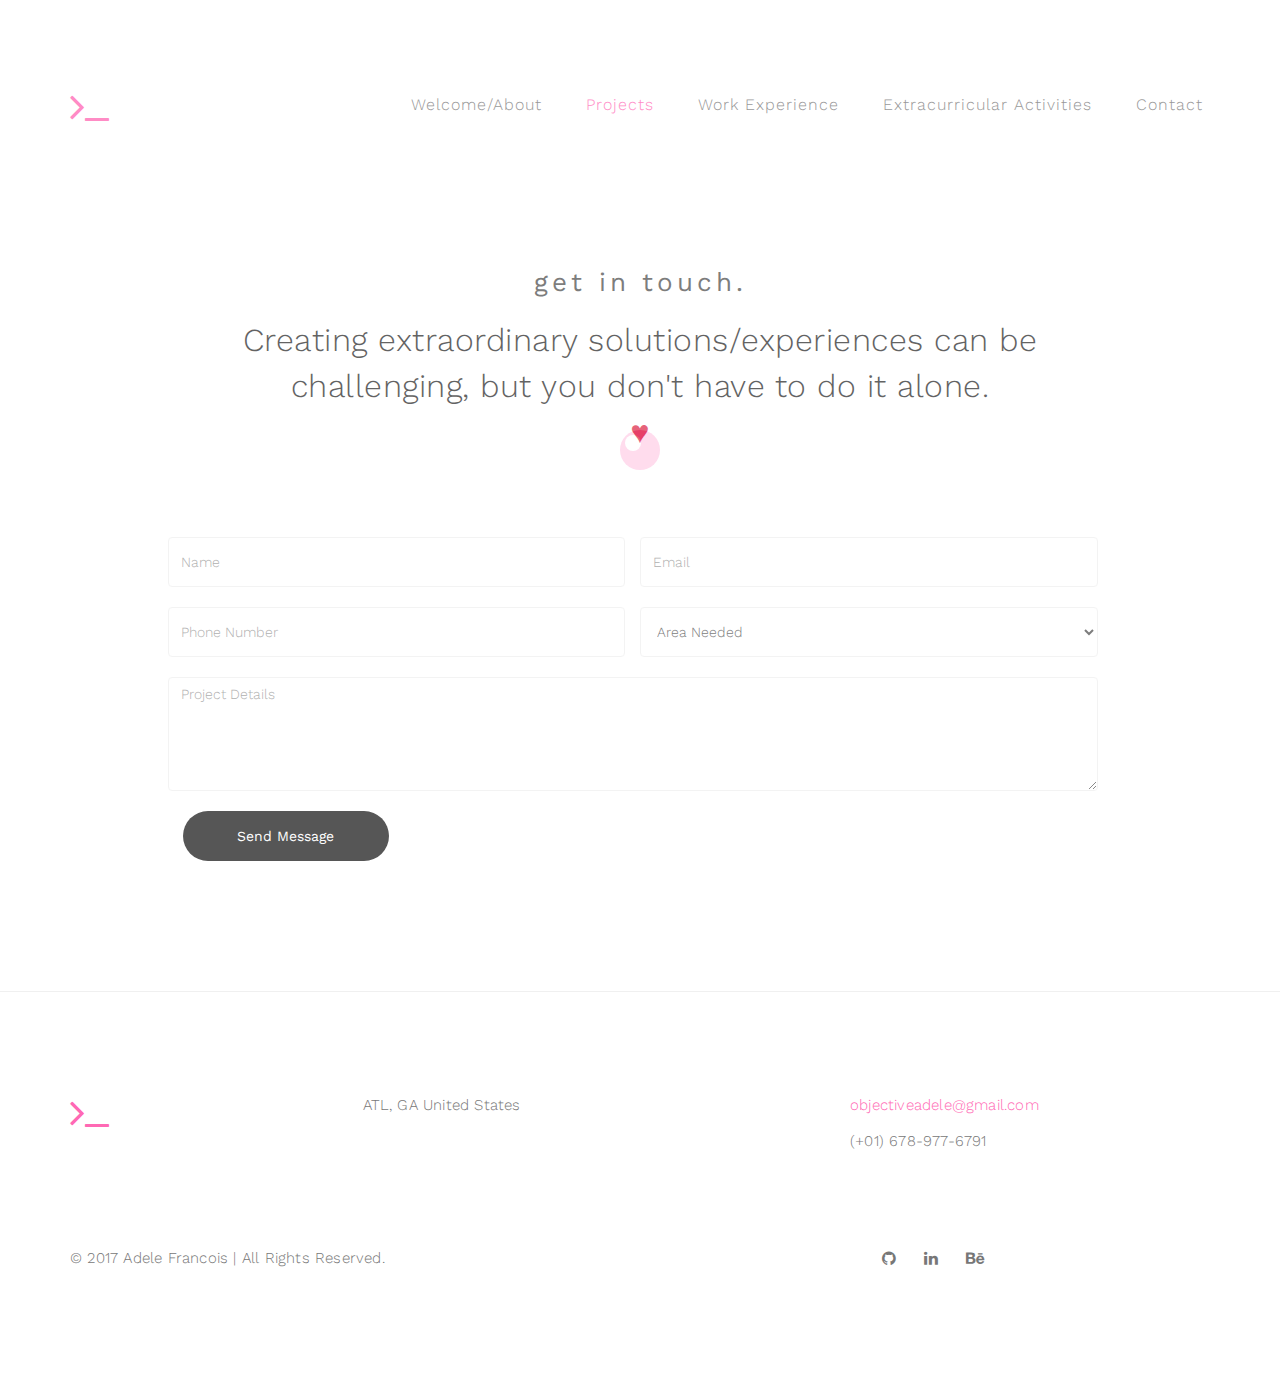
<file: eportfolio/contact.html>
<!DOCTYPE html>
<html lang="en">
<head>

<meta charset="UTF-8">
<meta http-equiv="X-UA-Compatible" content="IE=Edge">
<meta name="description" content="">
<meta name="keywords" content="">
<meta name="author" content="">
<meta name="viewport" content="width=device-width, initial-scale=1, maximum-scale=1">

<title>A.|Contact</title>

<link rel="stylesheet" href="css/bootstrap.min.css">
<link rel="stylesheet" href="css/font-awesome.min.css">

<!-- Main css -->
<link rel="stylesheet" href="css/style.css">
<link href="https://fonts.googleapis.com/css?family=Work+Sans:300,400,700" rel="stylesheet">

</head>
<body>

<!-- PRE LOADER -->

<div class="preloader">
     <div class="sk-spinner sk-spinner-wordpress">
          <span class="sk-inner-circle"></span>
     </div>
</div>

<!-- Navigation section  -->

<div class="navbar navbar-default navbar-static-top" role="navigation">
     <div class="container">

          <div class="navbar-header">
               <button class="navbar-toggle" data-toggle="collapse" data-target=".navbar-collapse">
                    <span class="icon icon-bar"></span>
                    <span class="icon icon-bar"></span>
                    <span class="icon icon-bar"></span>
               </button>
               <a href="index.html" class="navbar-brand"><i class="fa fa-terminal"></i></a>
          </div>
          <div class="collapse navbar-collapse">
               <ul class="nav navbar-nav navbar-right">
                    <li><a href="welcome.html">Welcome/About</a></li>
                    <li class="active"><a href="index.html">Projects</a></li>
                    <li><a href="work.html">Work Experience</a></li>
                    <li><a href="extra.html">Extracurricular Activities</a></li>
                    <li><a href="contact.html">Contact</a></li>
               </ul>
          </div>

  </div>
</div>


<!-- Contact Section -->

<section id="contact">
     <div class="container">
          <div class="row">

               <div class="col-md-offset-1 col-md-10 col-sm-12">
                    <div class="section-title">
                         <h3>get in touch.</h3>
                         <h2>Creating extraordinary solutions/experiences can be challenging, but you don't have to do it alone.<br><span style="color: #df3351">&hearts;</span></p></h2>
                    </div>

                    <form action="#" method="post">
                         <div class="col-md-6 col-sm-6">
                              <input type="text" class="form-control" placeholder="Name">
                         </div>
                         <div class="col-md-6 col-sm-6">
                              <input type="email" class="form-control" placeholder="Email">
                         </div>
                         <div class="col-md-6 col-sm-6">
                              <input type="telephone" class="form-control" placeholder="Phone Number">
                         </div>
                         <div class="col-md-6 col-sm-6">
                              <select class="form-control">
                                   <option>Area Needed</option>
                                   <option>UX/UI Design/Consulation</option>
                                   <option>Web Design/Consulation</option>
                                   <option>Java Development</option>
                              </select>
                         </div>
                         <div class="col-md-12 col-sm-12"> 
                              <textarea class="form-control" rows="5" placeholder="Project Details"></textarea>
                         </div>
                         <div class="col-md-3 col-sm-4">
                              <input type="submit" class="form-control" value="Send Message">
                         </div>
                    </form>
               </div>

          </div>
     </div>
</section>

<!-- Footer Section -->

<footer>
     <div class="container">
          <div class="row">

               <div class="col-md-3 col-sm-3">
                    <i class="fa fa-terminal"></i>
               </div>

               <div class="col-md-4 col-sm-4">
                    <p>ATL, GA United States</p>
               </div>

              <div class="col-md-offset-1 col-md-4 col-sm-offset-1 col-sm-3">
                    <p><a href="mailto:youremail@gmail.com">objectiveadele@gmail.com</a></p>
                    <p>(+01) 678-977-6791 </p>
               </div>

               <div class="clearfix col-md-12 col-sm-12">
                    <hr>
               </div>

               <div class="col-md-6 col-sm-6">
                    <div class="footer-copyright">
                         <p>© 2017 Adele Francois | All Rights Reserved.</p>
                    </div>
               </div>

               <div class="col-md-6 col-sm-6">
                    <ul class="social-icon">
                         <li><a href="https://github.com/skyyfall007" class="fa fa-github"></a></li>
                         <li><a href="https://www.linkedin.com/in/adelefrancois/" class="fa fa-linkedin"></a></li>
                         <li><a href="https://www.behance.net/afrancois51f0" class="fa fa-behance"></a></li>
                    </ul>
               </div>
               
          </div>
     </div>
</footer>


<!-- SCRIPTS -->

<script src="js/jquery.js"></script>
<script src="js/bootstrap.min.js"></script>
<script src="js/custom.js"></script>

</body>
</html>
</file>
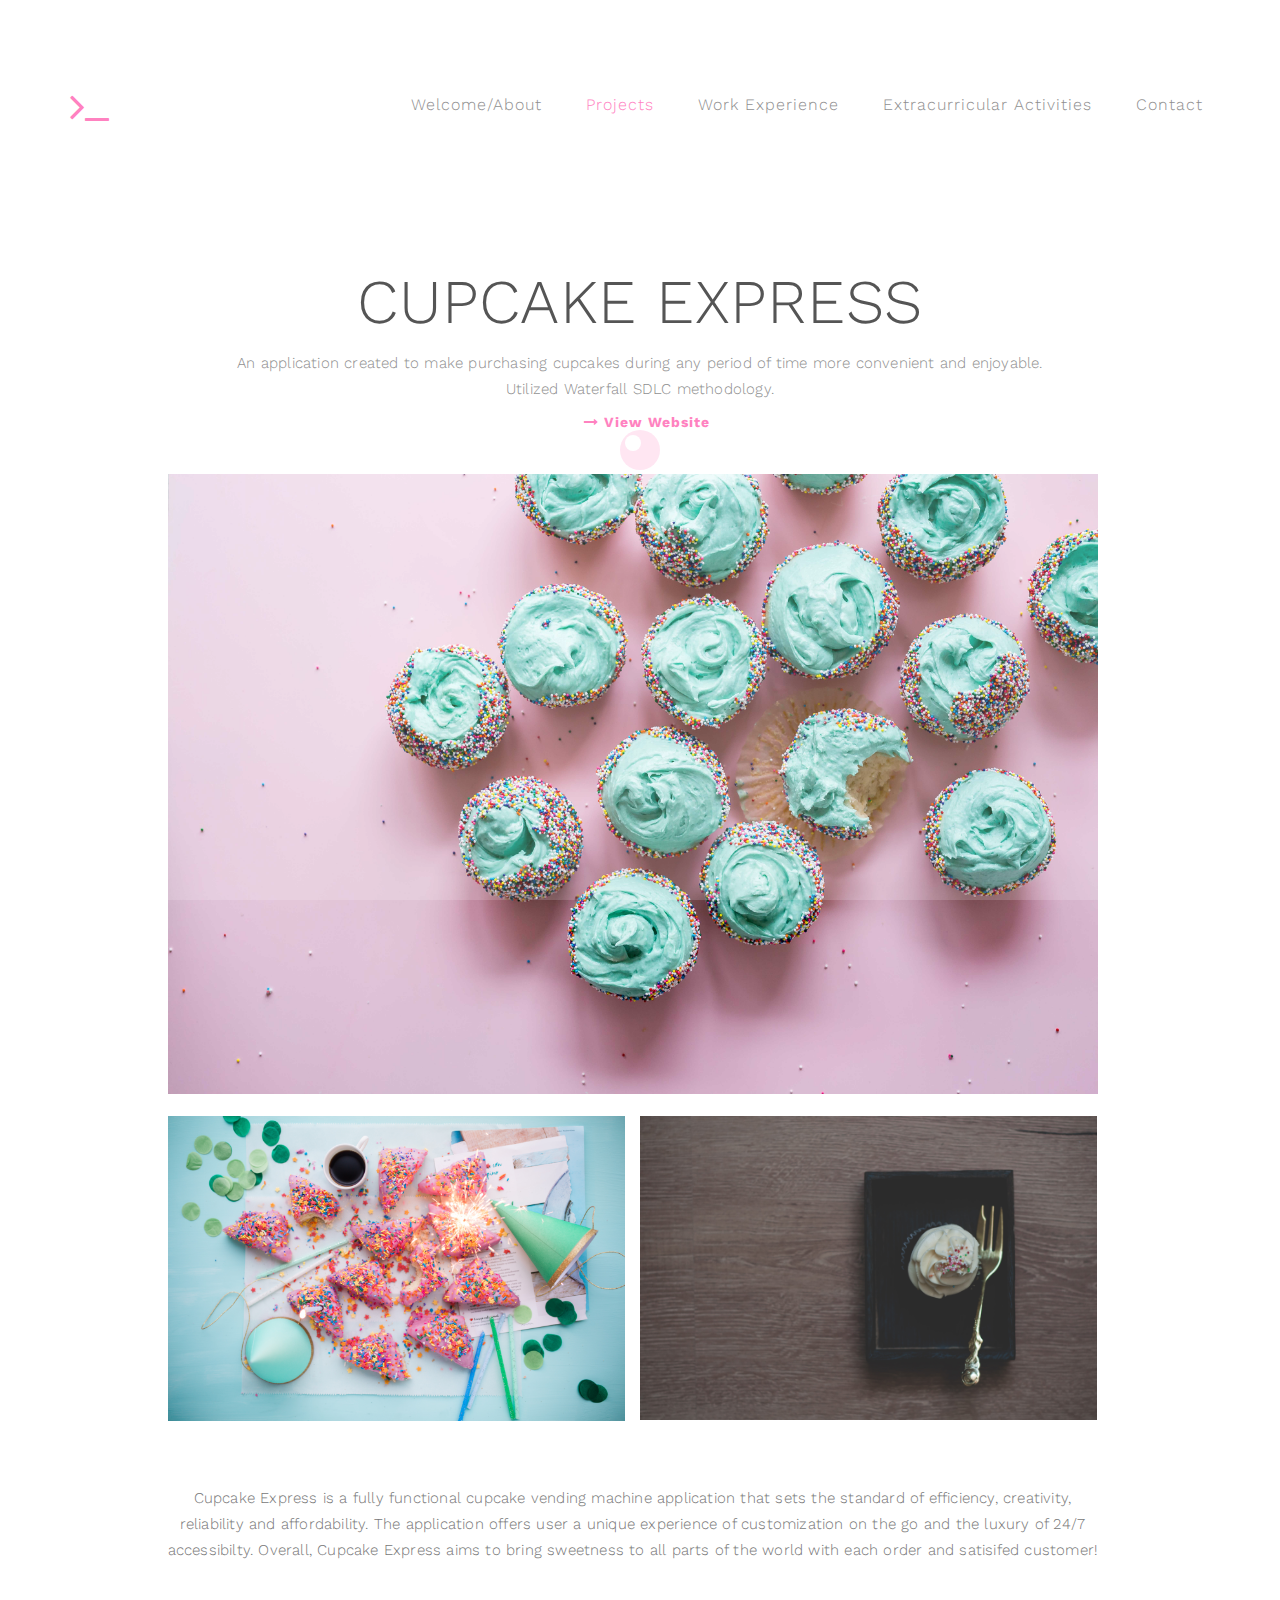
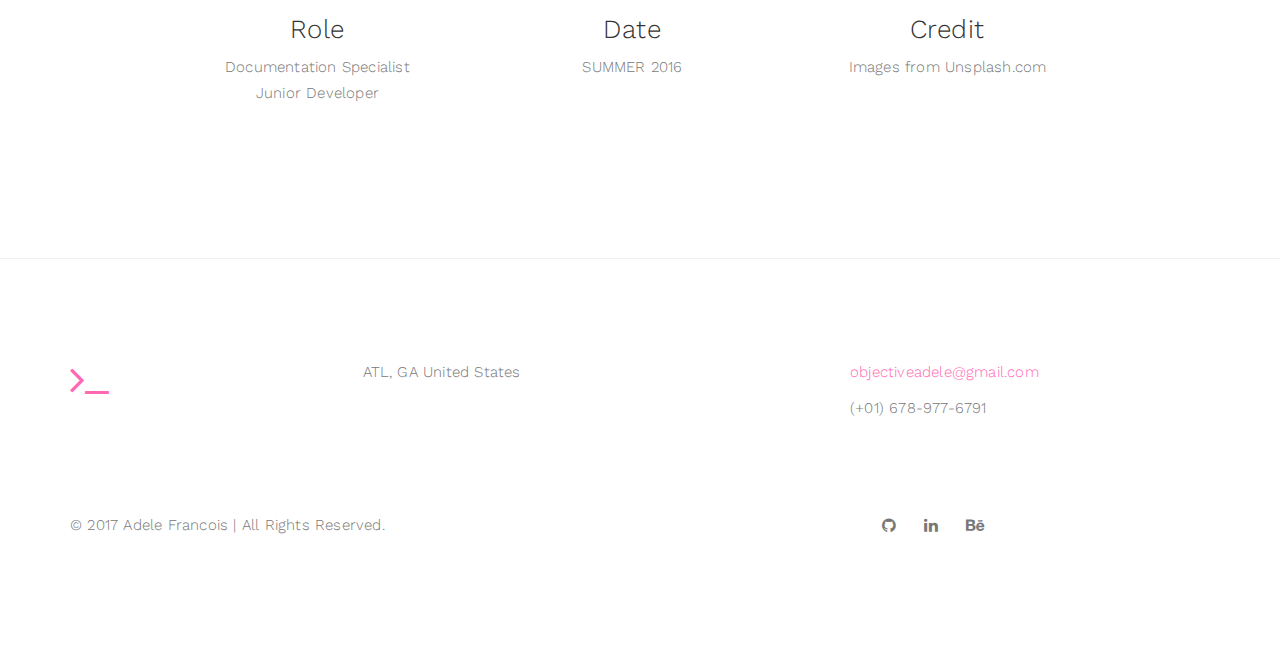
<file: eportfolio/cupcake.html>
<!DOCTYPE html>
<html lang="en">
<head>

<meta charset="UTF-8">
<meta http-equiv="X-UA-Compatible" content="IE=Edge">
<meta name="description" content="">
<meta name="keywords" content="">
<meta name="author" content="">
<meta name="viewport" content="width=device-width, initial-scale=1, maximum-scale=1">

<title>Cupcake Express</title>

<link rel="stylesheet" href="css/bootstrap.min.css">
<link rel="stylesheet" href="css/font-awesome.min.css">

<!-- Main css -->
<link rel="stylesheet" href="css/style.css">
<link href="https://fonts.googleapis.com/css?family=Work+Sans:300,400,700" rel="stylesheet">

</head>
<body>

<!-- PRE LOADER -->

<div class="preloader">
     <div class="sk-spinner sk-spinner-wordpress">
          <span class="sk-inner-circle"></span>
     </div>
</div>

<!-- Navigation section  -->

<div class="navbar navbar-default navbar-static-top" role="navigation">
     <div class="container">

          <div class="navbar-header">
               <button class="navbar-toggle" data-toggle="collapse" data-target=".navbar-collapse">
                    <span class="icon icon-bar"></span>
                    <span class="icon icon-bar"></span>
                    <span class="icon icon-bar"></span>
               </button>
               <a href="index.html" class="navbar-brand"><i class="fa fa-terminal"></i></a>
          </div>
         <div class="collapse navbar-collapse">
               <ul class="nav navbar-nav navbar-right">
                    <li><a href="welcome.html">Welcome/About</a></li>
                    <li class="active"><a href="index.html">Projects</a></li>
                    <li><a href="work.html">Work Experience</a></li>
                    <li><a href="extra.html">Extracurricular Activities</a></li>
                    <li><a href="contact.html">Contact</a></li>
               </ul>
          </div>

  </div>
</div>


<!-- Single Project Section -->

<section id="single-project">
     <div class="container">
          <div class="row">

               <div class="col-md-offset-1 col-md-10 col-sm-12">
                    <h1>CUPCAKE EXPRESS</h1>
                    <p>An application created to make purchasing cupcakes during any period of time more convenient and enjoyable.<br> Utilized Waterfall SDLC methodology.</p>
                    <a href="https://github.com/skyyfall007/CupcakeExpress"><i class="fa fa-long-arrow-right"></i> View Website</a>

                    <div class="col-md-12 col-sm-12">
                         <img src="images/cupcake.jpg" class="img-responsive" alt="Portfolio">
                    </div>

                    <div class="col-md-6 col-sm-6">
                         <img src="images/cupcake2.jpg" class="img-responsive" alt="Portfolio">
                    </div>

                    <div class="col-md-6 col-sm-6">
                         <img src="images/cupcake3.jpg" class="img-responsive" alt="Portfolio">
                    </div>

                    <div class="col-md-12 col-sm-12 text-center">
                         <p>Cupcake Express is a fully functional cupcake vending machine application that sets the standard of efficiency, creativity, reliability and affordability. The application offers user a unique experience of customization on the go and the luxury of 24/7 accessibilty. Overall, Cupcake Express aims to bring sweetness to all parts of the world with each order and satisifed customer!</p>
                         
                    </div>

                    <div class="col-md-4 col-sm-4">
                         <h3>Role</h3>
                         <p>Documentation Specialist<br>Junior Developer</p>
                    </div>

                    <div class="col-md-4 col-sm-4">
                         <h3>Date</h3>
                         <p>SUMMER 2016</p>
                    </div>

                    <div class="col-md-4 col-sm-4">
                         <h3>Credit</h3>
                         <p>Images from Unsplash.com</p>
                    </div>
               </div>

          </div>
     </div>
</section>

<!-- Footer Section -->

<footer>
     <div class="container">
          <div class="row">

      
               <div class="col-md-3 col-sm-3">
                    <i class="fa fa-terminal"></i>
               </div>

               <div class="col-md-4 col-sm-4">
                    <p>ATL, GA United States</p>
               </div>

               <div class="col-md-offset-1 col-md-4 col-sm-offset-1 col-sm-3">
                    <p><a href="mailto:youremail@gmail.com">objectiveadele@gmail.com</a></p>
                     <p>(+01) 678-977-6791 </p>
               </div>

               <div class="clearfix col-md-12 col-sm-12">
                    <hr>
               </div>

               <div class="col-md-6 col-sm-6">
                    <div class="footer-copyright">
                         <p>© 2017 Adele Francois | All Rights Reserved.</p>
                    </div>
               </div>

              <div class="col-md-6 col-sm-6">
                    <ul class="social-icon">
                         <li><a href="https://github.com/skyyfall007" class="fa fa-github"></a></li>
                         <li><a href="https://www.linkedin.com/in/adelefrancois/" class="fa fa-linkedin"></a></li>
                         <li><a href="https://www.behance.net/afrancois51f0" class="fa fa-behance"></a></li>
                    </ul>
               </div>
               
          </div>
     </div>
</footer>


<!-- SCRIPTS -->

<script src="js/jquery.js"></script>
<script src="js/bootstrap.min.js"></script>
<script src="js/custom.js"></script>

</body>
</html>
</file>
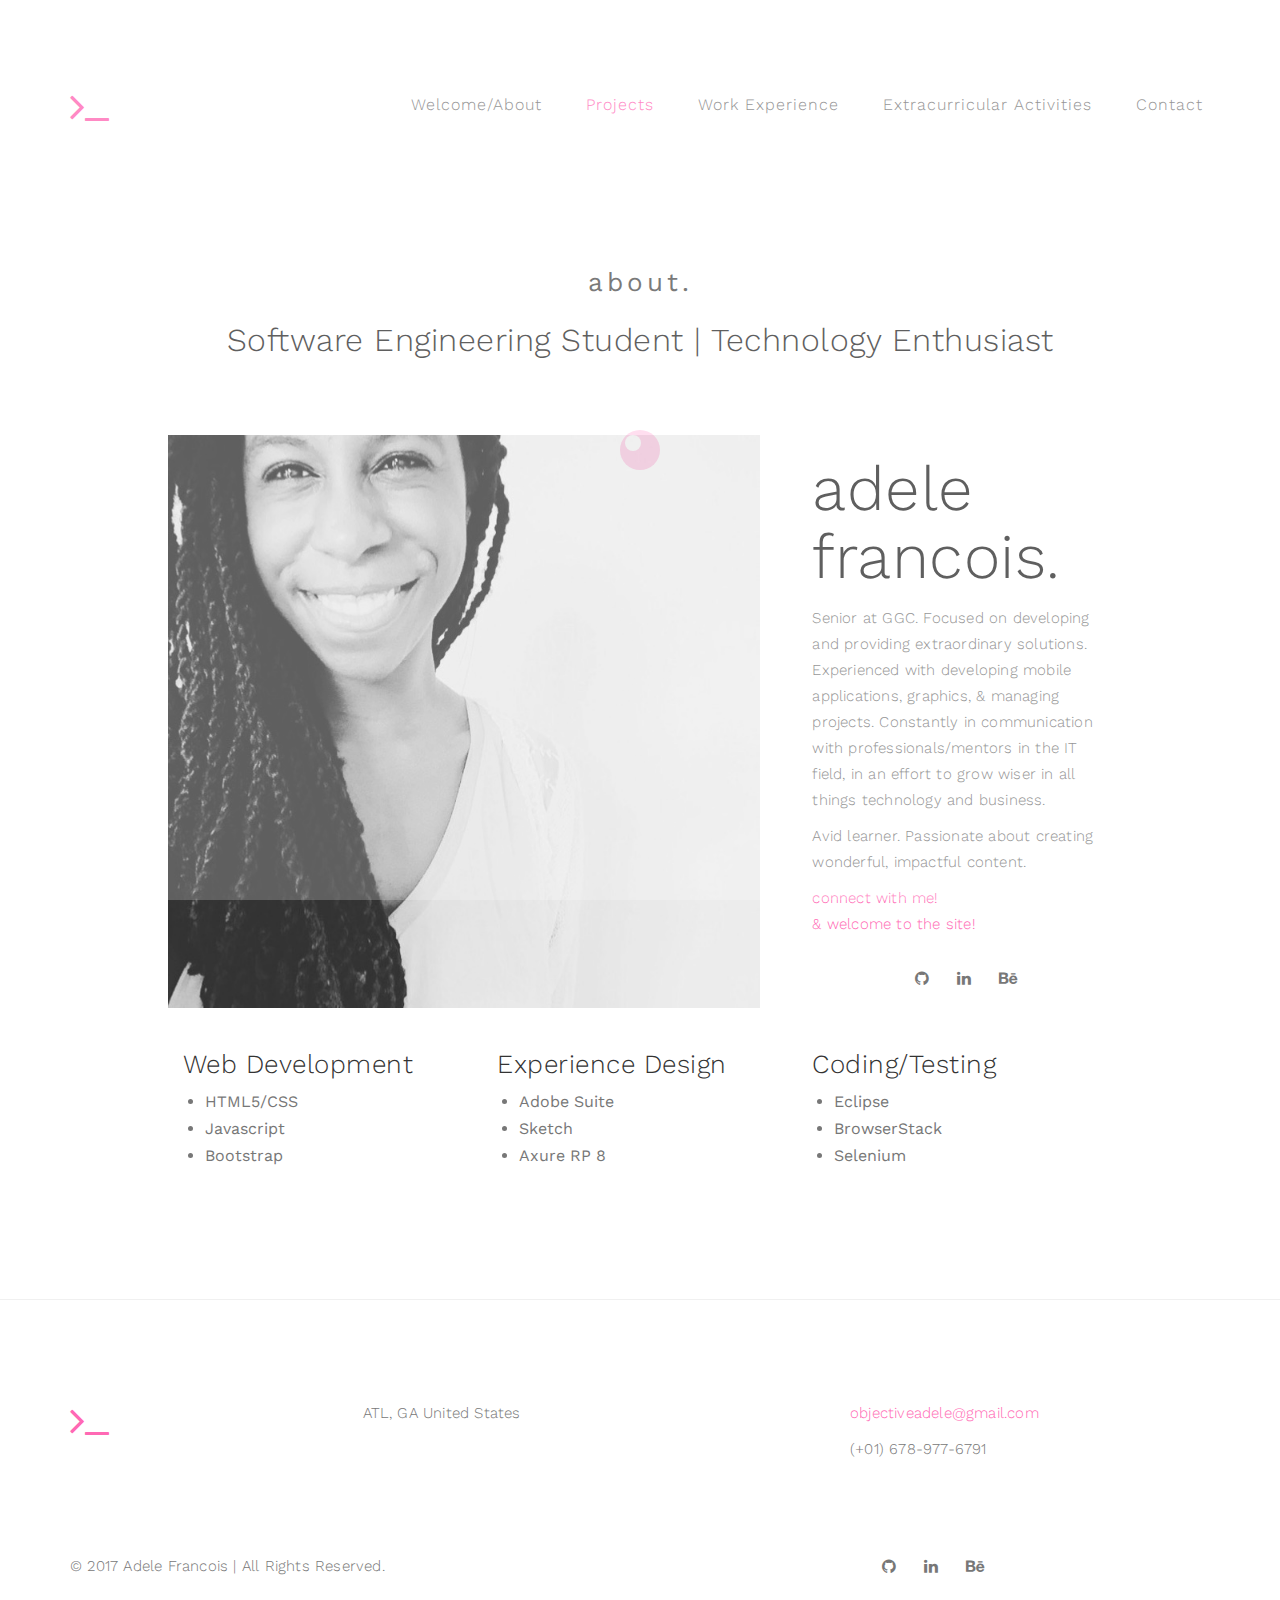
<file: eportfolio/welcome.html>
<!DOCTYPE html>
<html lang="en">
<head>

<meta charset="UTF-8">
<meta http-equiv="X-UA-Compatible" content="IE=Edge">
<meta name="description" content="">
<meta name="keywords" content="">
<meta name="author" content="">
<meta name="viewport" content="width=device-width, initial-scale=1, maximum-scale=1">

<title>A.|Welcome/About</title>

<link rel="stylesheet" href="css/bootstrap.min.css">
<link rel="stylesheet" href="css/font-awesome.min.css">

<!-- Main css -->
<link rel="stylesheet" href="css/style.css">
<link href="https://fonts.googleapis.com/css?family=Work+Sans:300,400,700" rel="stylesheet">

</head>
<body>

<!-- PRE LOADER -->

<div class="preloader">
     <div class="sk-spinner sk-spinner-wordpress">
          <span class="sk-inner-circle"></span>
     </div>
</div>

<!-- Navigation section  -->

<div class="navbar navbar-default navbar-static-top" role="navigation">
     <div class="container">

          <div class="navbar-header">
               <button class="navbar-toggle" data-toggle="collapse" data-target=".navbar-collapse">
                    <span class="icon icon-bar"></span>
                    <span class="icon icon-bar"></span>
                    <span class="icon icon-bar"></span>
               </button>
               <a href="index.html" class="navbar-brand"><i class="fa fa-terminal"></i></a>
          </div>
          <div class="collapse navbar-collapse">
               <ul class="nav navbar-nav navbar-right">
                    <li><a href="welcome.html">Welcome/About</a></li>
                    <li class="active"><a href="index.html">Projects</a></li>
                    <li><a href="work.html">Work Experience</a></li>
                    <li><a href="extra.html">Extracurricular Activities</a></li>
                    <li><a href="contact.html">Contact</a></li>
               </ul>
          </div>

  </div>
</div>


<!-- About Section -->

<section id="about">
     <div class="container">
          <div class="row">

               <div class="col-md-offset-1 col-md-10 col-sm-12">
                    <div class="section-title">
                         <h3>about.</h3>
                         <h2>Software Engineering Student | Technology Enthusiast
                         </h2>
                    </div>

                    <div class="col-md-8 col-sm-12">
                         <img src="images/bio.jpg" class="img-responsive" alt="About">
                    </div>

                    <div class="col-md-4 col-sm-12">
                         <h1>adele francois.</h1>
                         <p>Senior at GGC. Focused on developing and providing extraordinary solutions. Experienced with developing mobile applications, graphics, & managing projects.
                         Constantly in communication with professionals/mentors in the IT field, in an effort to grow wiser in all things technology and business.</p>
                         <p>Avid learner. Passionate about creating wonderful, impactful content.</p>
                         <p> <font color=#ff69b4>connect with me!<br>& welcome to the site!</font> <ul class="social-icon">
                         <li><a href="https://github.com/skyyfall007" class="fa fa-github"></a></li>
                         <li><a href="https://www.linkedin.com/in/adelefrancois/" class="fa fa-linkedin"></a></li>
                         <li><a href="https://www.behance.net/afrancois51f0" class="fa fa-behance"></a></li>
                    </ul> </p>
                    </div>

                    <div class="clearfix"></div>

                    

                    <div class="col-md-4 col-sm-6">
                         <h3>Web Development</h3>
                         <ul>
                              <li>HTML5/CSS</li>
                              <li>Javascript</li>
                              <li>Bootstrap</li>
                         </ul>
                    </div>

                    <div class="col-md-4 col-sm-6">
                         <h3>Experience Design</h3>
                         <ul>
                              <li>Adobe Suite</li>
                              <li>Sketch</li>
                              <li>Axure RP 8</li>
                         </ul>
                    </div>

                    <div class="col-md-4 col-sm-6">
                         <h3>Coding/Testing</h3>
                         <ul>
                              <li>Eclipse</li>
                              <li>BrowserStack</li>
                              <li>Selenium</li>
                         </ul>
                    </div>
               </div>

          </div>
     </div>
</section>

<!-- Footer Section -->

<footer>
     <div class="container">
          <div class="row">

               <div class="col-md-3 col-sm-3">
                    <i class="fa fa-terminal"></i>
               </div>

               <div class="col-md-4 col-sm-4">
                    <p>ATL, GA United States</p>
               </div>

               <div class="col-md-offset-1 col-md-4 col-sm-offset-1 col-sm-3">
                    <p><a href="mailto:youremail@gmail.com">objectiveadele@gmail.com</a></p>
                     <p>(+01) 678-977-6791 </p>
               </div>

               <div class="clearfix col-md-12 col-sm-12">
                    <hr>
               </div>

               <div class="col-md-6 col-sm-6">
                    <div class="footer-copyright">
                         <p>© 2017 Adele Francois | All Rights Reserved.</p>
                    </div>
               </div>

              <div class="col-md-6 col-sm-6">
                    <ul class="social-icon">
                         <li><a href="https://github.com/skyyfall007" class="fa fa-github"></a></li>
                         <li><a href="https://www.linkedin.com/in/adelefrancois/" class="fa fa-linkedin"></a></li>
                         <li><a href="https://www.behance.net/afrancois51f0" class="fa fa-behance"></a></li>
                    </ul>
               </div>
               
          </div>
     </div>
</footer>


<!-- SCRIPTS -->

<script src="js/jquery.js"></script>
<script src="js/bootstrap.min.js"></script>
<script src="js/custom.js"></script>

</body>
</html>
</file>
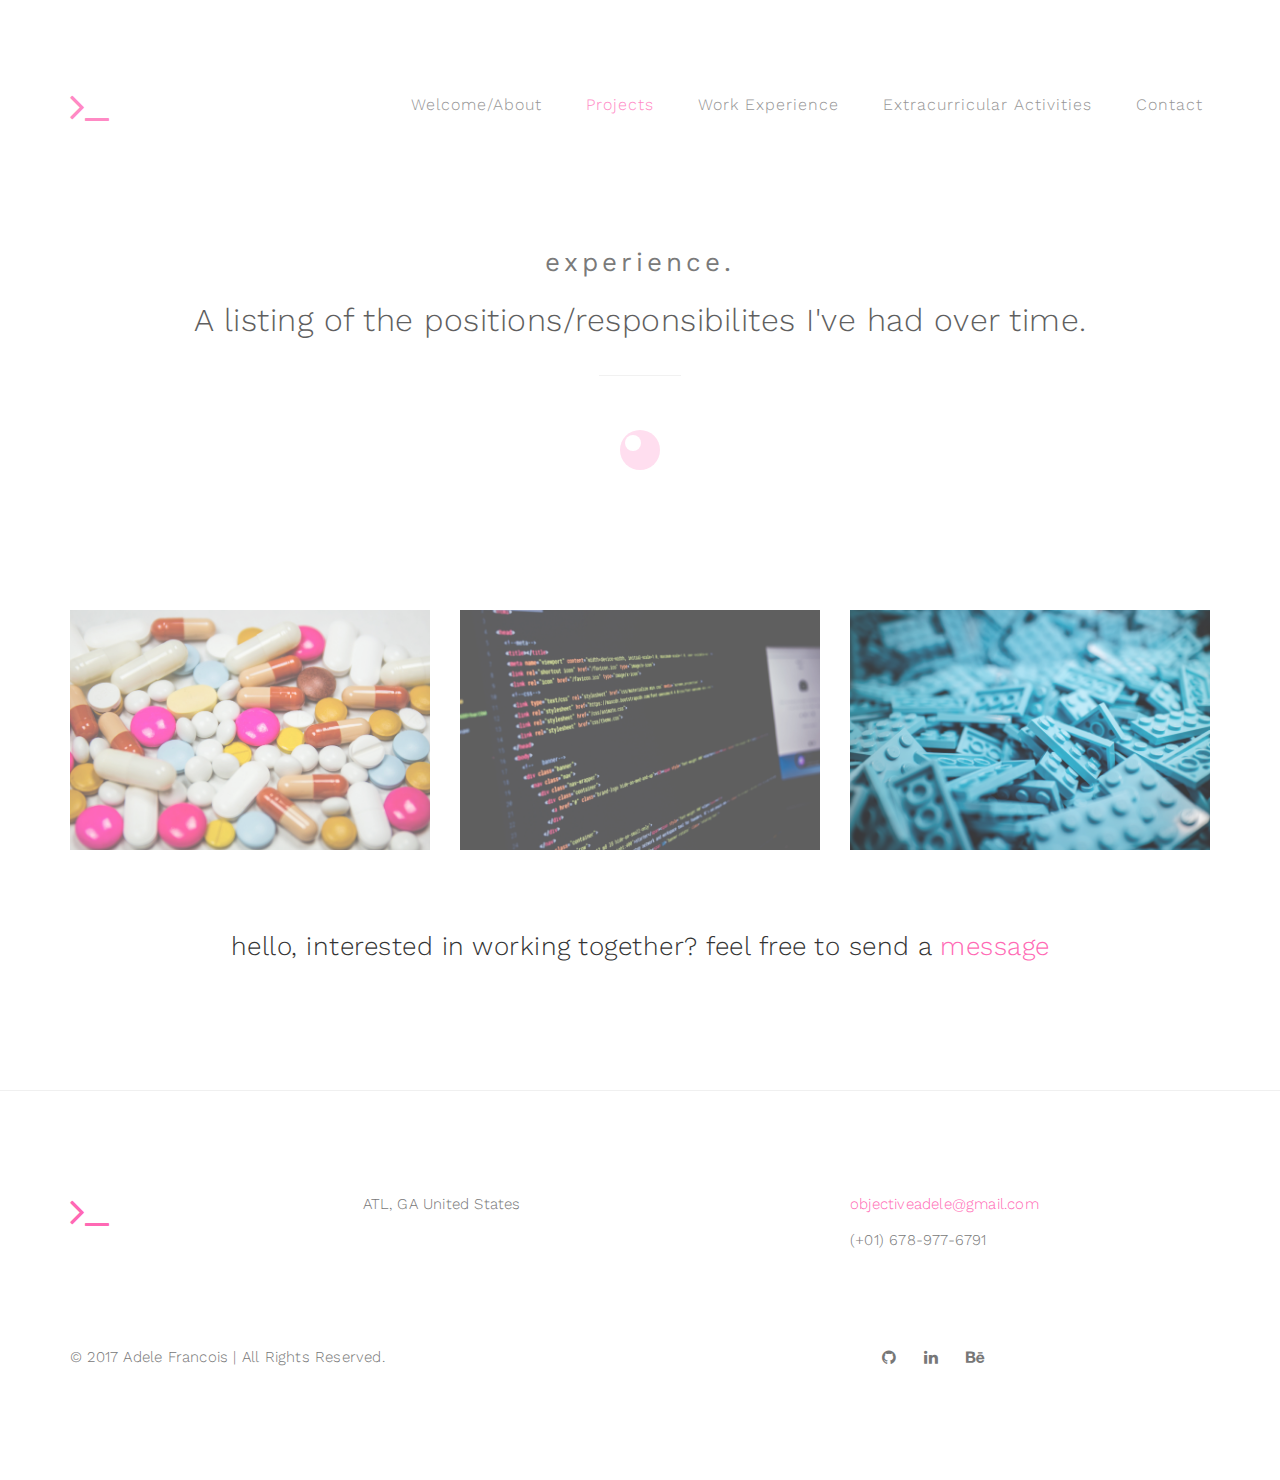
<file: eportfolio/work.html>
<!DOCTYPE html>
<html lang="en">
<head>

<meta charset="UTF-8">
<meta http-equiv="X-UA-Compatible" content="IE=Edge">
<meta name="description" content="">
<meta name="keywords" content="">
<meta name="author" content="">
<meta name="viewport" content="width=device-width, initial-scale=1, maximum-scale=1">

<title>A.|Work Experience</title>

<link rel="stylesheet" href="css/bootstrap.min.css">
<link rel="stylesheet" href="css/font-awesome.min.css">

<!-- Main css -->
<link rel="stylesheet" href="css/style.css">
<link href="https://fonts.googleapis.com/css?family=Work+Sans:300,400,700" rel="stylesheet">

</head>
<body>

<!-- PRE LOADER -->

<div class="preloader">
     <div class="sk-spinner sk-spinner-wordpress">
          <span class="sk-inner-circle"></span>
     </div>
</div>

<!-- Navigation section  -->

<div class="navbar navbar-default navbar-static-top" role="navigation">
     <div class="container">

          <div class="navbar-header">
               <button class="navbar-toggle" data-toggle="collapse" data-target=".navbar-collapse">
                    <span class="icon icon-bar"></span>
                    <span class="icon icon-bar"></span>
                    <span class="icon icon-bar"></span>
               </button>
               <a href="index.html" class="navbar-brand"><i class="fa fa-terminal"></i></a>
          </div>
          <div class="collapse navbar-collapse">
               <ul class="nav navbar-nav navbar-right">
                    <li><a href="welcome.html">Welcome/About</a></li>
                    <li class="active"><a href="index.html">Projects</a></li>
                    <li><a href="work.html">Work Experience</a></li>
                    <li><a href="extra.html">Extracurricular Activities</a></li>
                    <li><a href="contact.html">Contact</a></li>
               </ul>
          </div>

  </div>
</div>

<!-- Home Section -->

<section id="home">
     <div class="container">
          <div class="row">

               <div class="col-md-12 col-sm-12">
                <div class="section-title">
                    <h3>experience.</h3>
                    <h2>A listing of the positions/responsibilites I've had over time.</h2>
                    <hr>
               </div>
          </div>
          </div>
     </div>
</section>

<!-- Portfolio Section -->

<section id="portfolio">
     <div class="container">
          <div class="row">

               <div class="col-md-4 col-sm-6">
                    <a href="https://www.linkedin.com/in/adelefrancois/">
                         <div class="portfolio-thumb">
                              <img src="images/doc.jpg" class="img-responsive" alt="Portfolio">
                                   <div class="portfolio-overlay">
                                        <div class="portfolio-item">
                                             <h3>Chronic Care IQ</h3>
                                             <small>UX Design & QA Intern&nbsp;|&nbsp;Summer 2017-</small>
                                        </div>
                                   </div>
                         </div>
                    </a>
               </div>

               <div class="col-md-4 col-sm-6">
                    <a href="https://www.linkedin.com/in/adelefrancois/">
                         <div class="portfolio-thumb">
                              <img src="images/kids.jpg" class="img-responsive" alt="Portfolio">
                                   <div class="portfolio-overlay">
                                        <div class="portfolio-item">
                                             <h3>Kids' Scientist Club</h3>
                                             <small>Lead Instructor&nbsp;|&nbsp;Jun 2014-Mar 2015</small>
                                        </div>
                                   </div>
                         </div>
                    </a>
               </div>

               <div class="col-md-4 col-sm-6">
                    <a href="https://www.linkedin.com/in/adelefrancois/">
                         <div class="portfolio-thumb">
                              <img src="images/lego.jpg" class="img-responsive" alt="Portfolio">
                                   <div class="portfolio-overlay">
                                        <div class="portfolio-item">
                                             <h3>Lego Inc.</h3>
                                             <small>Sales Associate&nbsp;|&nbsp;Apr 2015-Mar 2016</small>
                                        </div>
                                   </div>
                         </div>
                    </a>
               </div>

               <div class="col-md-12 col-sm-12 text-center">
                    <h3>hello, interested in working together? feel free to send a <a href="contact.html"><font color=#ff69b4>message</a></h3>
               </div>

          </div>
     </div>
</section>

<!-- Footer Section -->

<footer>
     <div class="container">
          <div class="row">

               <div class="col-md-3 col-sm-3">
                    <i class="fa fa-terminal"></i>
               </div>

               <div class="col-md-4 col-sm-4">
                    <p>ATL, GA United States</p>
               </div>

               <div class="col-md-offset-1 col-md-4 col-sm-offset-1 col-sm-3">
                    <p><a href="mailto:youremail@gmail.com">objectiveadele@gmail.com</a></p>
                     <p>(+01) 678-977-6791 </p>
               </div>

               <div class="clearfix col-md-12 col-sm-12">
                    <hr>
               </div>

               <div class="col-md-6 col-sm-6">
                    <div class="footer-copyright">
                         <p>© 2017 Adele Francois | All Rights Reserved.</p>
                    </div>
               </div>

               <div class="col-md-6 col-sm-6">
                    <ul class="social-icon">
                         <li><a href="https://github.com/skyyfall007" class="fa fa-github"></a></li>
                         <li><a href="https://www.linkedin.com/in/adelefrancois/" class="fa fa-linkedin"></a></li>
                         <li><a href="https://www.behance.net/afrancois51f0" class="fa fa-behance"></a></li>
                    </ul>
               </div>
               
          </div>
     </div>
</footer>


<!-- SCRIPTS -->

<script src="js/jquery.js"></script>
<script src="js/bootstrap.min.js"></script>
<script src="js/custom.js"></script>

</body>
</html>
</file>
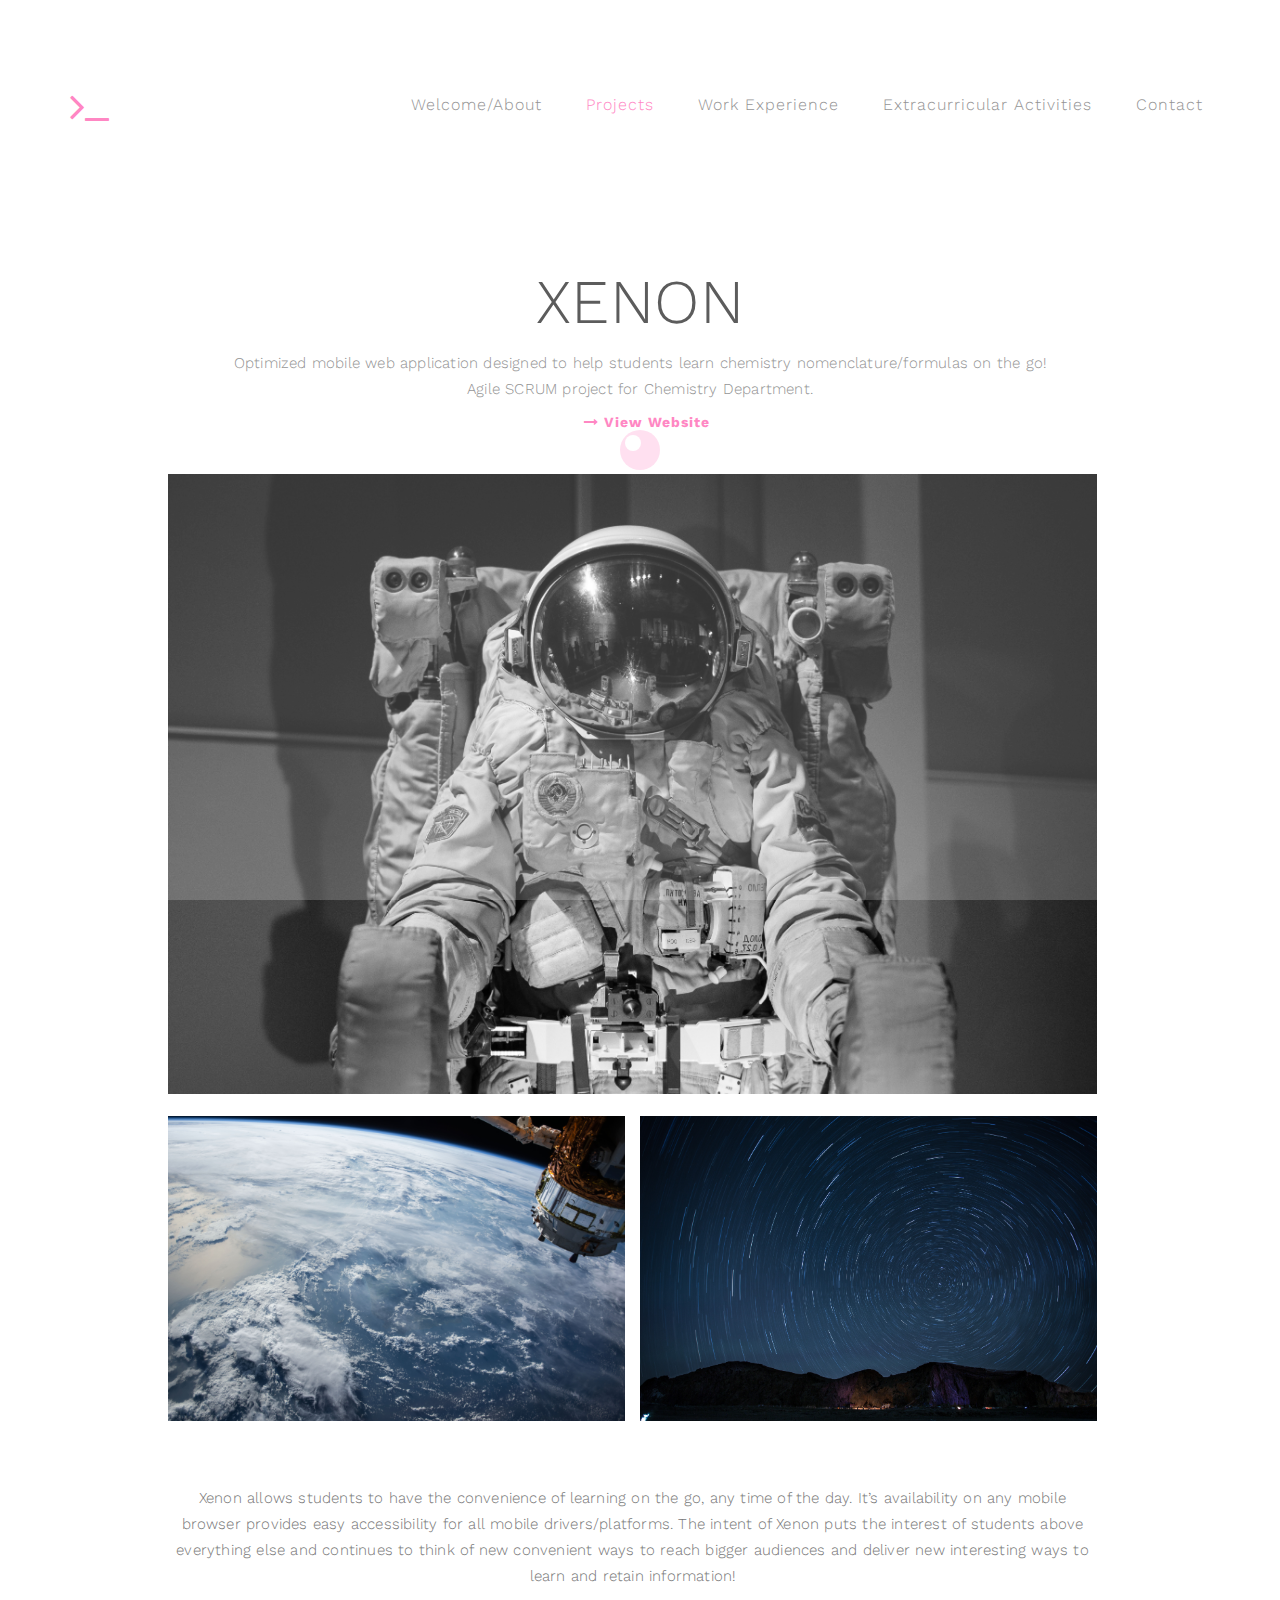
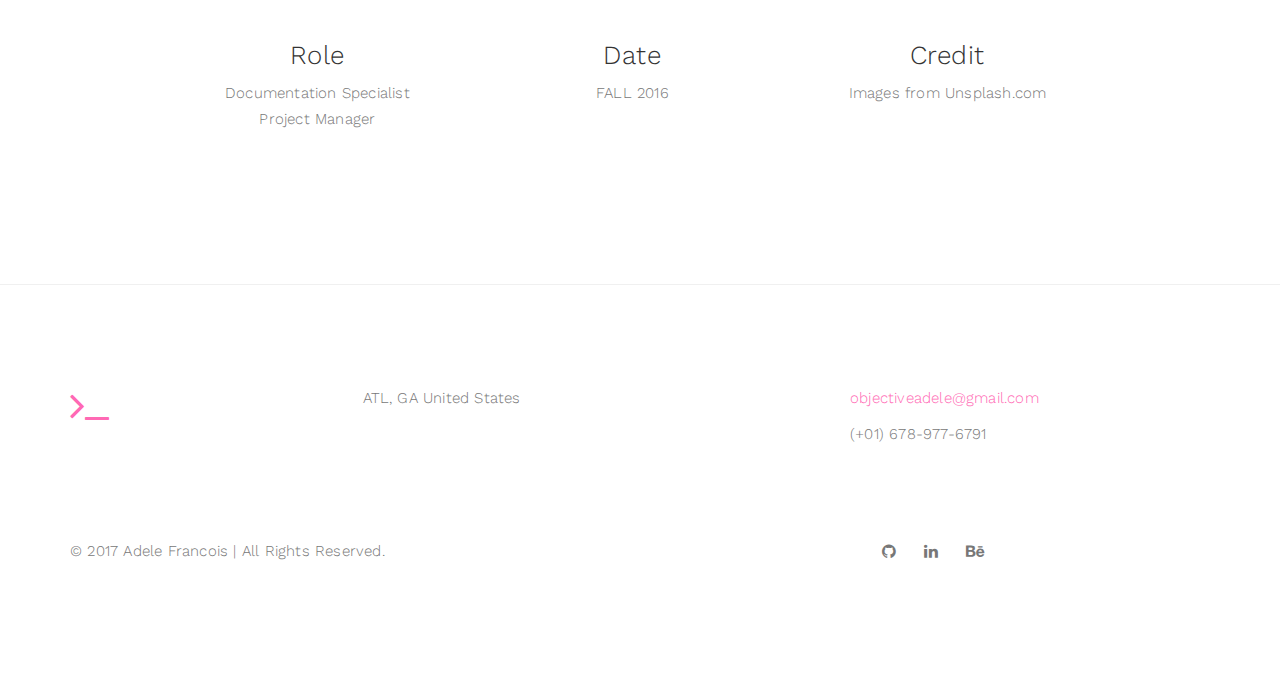
<file: eportfolio/xenon.html>
<!DOCTYPE html>
<html lang="en">
<head>

<meta charset="UTF-8">
<meta http-equiv="X-UA-Compatible" content="IE=Edge">
<meta name="description" content="">
<meta name="keywords" content="">
<meta name="author" content="">
<meta name="viewport" content="width=device-width, initial-scale=1, maximum-scale=1">

<title>Xenon</title>

<link rel="stylesheet" href="css/bootstrap.min.css">
<link rel="stylesheet" href="css/font-awesome.min.css">

<!-- Main css -->
<link rel="stylesheet" href="css/style.css">
<link href="https://fonts.googleapis.com/css?family=Work+Sans:300,400,700" rel="stylesheet">

</head>
<body>

<!-- PRE LOADER -->

<div class="preloader">
     <div class="sk-spinner sk-spinner-wordpress">
          <span class="sk-inner-circle"></span>
     </div>
</div>

<!-- Navigation section  -->

<div class="navbar navbar-default navbar-static-top" role="navigation">
     <div class="container">

          <div class="navbar-header">
               <button class="navbar-toggle" data-toggle="collapse" data-target=".navbar-collapse">
                    <span class="icon icon-bar"></span>
                    <span class="icon icon-bar"></span>
                    <span class="icon icon-bar"></span>
               </button>
               <a href="index.html" class="navbar-brand"><i class="fa fa-terminal"></i></a>
          </div>
           <div class="collapse navbar-collapse">
               <ul class="nav navbar-nav navbar-right">
                    <li><a href="welcome.html">Welcome/About</a></li>
                    <li class="active"><a href="index.html">Projects</a></li>
                    <li><a href="work.html">Work Experience</a></li>
                    <li><a href="extra.html">Extracurricular Activities</a></li>
                    <li><a href="contact.html">Contact</a></li>
               </ul>
          </div>

  </div>
</div>


<!-- Single Project Section -->

<section id="single-project">
     <div class="container">
          <div class="row">

               <div class="col-md-offset-1 col-md-10 col-sm-12">
                    <h1>XENON</h1>
                    <p>Optimized mobile web application designed to help students learn chemistry nomenclature/formulas on the go! <br>Agile SCRUM project for Chemistry Department.</p>
                    <a href="https://github.com/skyyfall007/xenon"><i class="fa fa-long-arrow-right"></i> View Website</a>

                    <div class="col-md-12 col-sm-12">
                         <img src="images/xenon.jpg" class="img-responsive" alt="Portfolio">
                    </div>

                    <div class="col-md-6 col-sm-6">
                         <img src="images/xenon2.jpg" class="img-responsive" alt="Portfolio">
                    </div>

                    <div class="col-md-6 col-sm-6">
                         <img src="images/xenon3.jpg" class="img-responsive" alt="Portfolio">
                    </div>
                    <div class="clearfix"></div>

                    <div class="col-md-12 col-sm-12 text-center">
                         <p>Xenon allows students to have the convenience of learning on the go, any time of the day. It’s availability on any mobile browser provides easy accessibility for all mobile drivers/platforms. The intent of Xenon puts the interest of students above everything else and continues to think of new convenient ways to reach bigger audiences and deliver new interesting ways to learn and retain information!</p>
                         
                    </div>

                    <div class="col-md-4 col-sm-4">
                         <h3>Role</h3>
                         <p>Documentation Specialist<br>Project Manager</p>
                    </div>

                    <div class="col-md-4 col-sm-4">
                         <h3>Date</h3>
                         <p>FALL 2016</p>
                    </div>

                    <div class="col-md-4 col-sm-4">
                         <h3>Credit</h3>
                         <p>Images from Unsplash.com</p>
                    </div>
               </div>

          </div>
     </div>
</section>

<!-- Footer Section -->

<footer>
     <div class="container">
          <div class="row">

             
               <div class="col-md-3 col-sm-3">
                    <i class="fa fa-terminal"></i>
               </div>

               <div class="col-md-4 col-sm-4">
                    <p>ATL, GA United States</p>
               </div>

               <div class="col-md-offset-1 col-md-4 col-sm-offset-1 col-sm-3">
                    <p><a href="mailto:youremail@gmail.com">objectiveadele@gmail.com</a></p>
                     <p>(+01) 678-977-6791 </p>
               </div>

               <div class="clearfix col-md-12 col-sm-12">
                    <hr>
               </div>

               <div class="col-md-6 col-sm-6">
                    <div class="footer-copyright">
                         <p>© 2017 Adele Francois | All Rights Reserved.</p>
                    </div>
               </div>

              <div class="col-md-6 col-sm-6">
                    <ul class="social-icon">
                         <li><a href="https://github.com/skyyfall007" class="fa fa-github"></a></li>
                         <li><a href="https://www.linkedin.com/in/adelefrancois/" class="fa fa-linkedin"></a></li>
                         <li><a href="https://www.behance.net/afrancois51f0" class="fa fa-behance"></a></li>
                    </ul>
               </div>
               
          </div>
     </div>
</footer>


<!-- SCRIPTS -->

<script src="js/jquery.js"></script>
<script src="js/bootstrap.min.js"></script>
<script src="js/custom.js"></script>

</body>
</html>
</file>
<file: eportfolio/css/style.css>
body {
		background: #ffffff;
    font-family: 'Work Sans', sans-serif;
    font-style: normal;
		font-weight: 300;
    overflow-x: hidden;
}


/*---------------------------------------
    Typorgraphy              
-----------------------------------------*/

h1,h2,h3,h4,h5,h6 {
  font-style: normal;
  font-weight: 300;
  letter-spacing: 0.5px;
}

h1 {
    font-size: 62px;
    padding-bottom: 14px;
    margin-bottom: 0px;
}

h2 {
  font-size: 32px;
  line-height: 46px;
}

h3 {
  font-size: 26px;
}

h4 {
  color: #666;
  font-size: 12px;
  font-weight: normal;
  letter-spacing: 2px;
}

p {
    color: #777;
    font-size: 15px;
    font-weight: 300;
    line-height: 26px;
    letter-spacing: 0.2px;
}

strong {
  font-weight: 400;
}

.btn-success:focus {
  background-color: #000;
  border-color: transparent;
}


/*---------------------------------------
    General               
-----------------------------------------*/

html{
  -webkit-font-smoothing: antialiased;
}

a {
  color: #4d638c;
  -webkit-transition: 0.5s;
  -o-transition: 0.5s;
  transition: 0.5s;
  text-decoration: none !important;
}
a:hover, a:active, a:focus {
  color: #4d638c;
  outline: none;
}

* {
  -webkit-box-sizing: border-box;
  -moz-box-sizing: border-box;
  box-sizing: border-box;
}

*:before,
*:after {
  -webkit-box-sizing: border-box;
  -moz-box-sizing: border-box;
  box-sizing: border-box;
}

#portfolio,
#about,
#blog,
#contact,
#single-project,
#blog-single-post {
  padding-top: 80px;
  padding-bottom: 120px;
}

.section-title {
  position: relative;
  padding-bottom: 62px;
  text-align: center;
}

.section-title h3 {
  color: #555;
  font-weight: 400;
  letter-spacing: 4px;
}


/*---------------------------------------
    Preloader section              
-----------------------------------------*/

.preloader {
  position: fixed;
  top: 0;
  left: 0;
  width: 100%;
  height: 100%;
  z-index: 99999;
  display: flex;
  flex-flow: row nowrap;
  justify-content: center;
  align-items: center;
  background: none repeat scroll 0 0 #ffffff;
}

.sk-spinner-wordpress.sk-spinner {
  background-color: #ff69b4;
  width: 40px;
  height: 40px;
  border-radius: 40px;
  position: relative;
  -webkit-animation: sk-innerCircle 1s linear infinite;
  animation: sk-innerCircle 1s linear infinite; 
}

.sk-spinner-wordpress .sk-inner-circle {
  display: block;
  background-color: #ffffff;
  width: 16px;
  height: 16px;
  position: absolute;
  border-radius: 8px;
  top: 5px;
  left: 5px; 
}

@-webkit-keyframes sk-innerCircle {
  0% {
    -webkit-transform: rotate(0);
            transform: rotate(0); }

  100% {
    -webkit-transform: rotate(360deg);
            transform: rotate(360deg); } }

@keyframes sk-innerCircle {
  0% {
    -webkit-transform: rotate(0);
            transform: rotate(0); }

  100% {
    -webkit-transform: rotate(360deg);
            transform: rotate(360deg); } }



/*---------------------------------------
    Main Navigation             
-----------------------------------------*/

.navbar-default {
    background: #ffffff;
    padding: 18px 0;
    border: none;
    margin-top: 62px;
}

.navbar-default .navbar-collapse, .navbar-default .navbar-form {
  border-color: transparent;
}

.navbar-default .navbar-brand {
  padding-top: 6px;
}

.navbar-default .navbar-brand .fa {
  color: #ff69b4;
  font-size: 42px;
}

.navbar-default .navbar-nav li a {
    color: #777;
    font-size: 16px;
    letter-spacing: 1px;
    -webkit-transition: all 0.4s ease-in-out;
    transition: all 0.4s ease-in-out;
    padding-right: 22px;
    padding-left: 22px;
}

.navbar-default .navbar-nav > li a:hover {
    color: #333 !important;
}

.navbar-default .navbar-nav > li > a:hover,
.navbar-default .navbar-nav > li > a:focus {
    color: #777;
    background-color: transparent;
}

.navbar-default .navbar-nav li a:hover,
 .navbar-default .navbar-nav .active > a {
    color: #333;
  }

.navbar-default .navbar-nav > .active > a,
.navbar-default .navbar-nav > .active > a:hover,
.navbar-default .navbar-nav > .active > a:focus {
    color: #ff69b4;
    background-color: transparent;
}

.navbar-default .navbar-toggle {
     border: none;
     padding-top: 10px;
  }

.navbar-default .navbar-toggle .icon-bar {
    background: #bdc3c7;
    border-color: transparent;
  }

.navbar-default .navbar-toggle:hover,
.navbar-default .navbar-toggle:focus { 
  background-color: transparent;
}



/*---------------------------------------
    Home section              
-----------------------------------------*/

#home {
    background-size: cover;
    background-position: center center;
    display: -webkit-box;
    display: -webkit-flex;
     display: -ms-flexbox;
    display: flex;
    -webkit-box-align: center;
    -webkit-align-items: center;
    -ms-flex-align: center;
     align-items: center;
    position: relative;
    text-align: center;
    padding-top: 60px;
    padding-bottom: 40px;
}

#home hr {
  width: 82px;
  margin-top: 32px;
}



/*---------------------------------------
   About section              
-----------------------------------------*/

#about .text-center {
  padding-bottom: 42px;
}

#about .col-md-8 {
  padding-left: 0px;
}

#about .col-md-8 img {
  padding-right: 22px;
  padding-bottom: 22px;
}

#about hr {
  width: 100px;
  margin-top: 42px;
  margin-bottom: 42px;
}

#about ul {
  padding-left: 22px;
}

#about ul li {
  color: #777;
  font-size: 16px;
  font-weight: 400;
  padding-top: 2px;
  padding-bottom: 2px;
}



/*---------------------------------------
   Portfolio section              
-----------------------------------------*/

#portfolio small {
  color: #f0f0f0;
  font-size: 10px;
  letter-spacing: 1px;
  text-transform: uppercase;
}

#portfolio .portfolio-thumb {
  position: relative;
  padding: 0;
  margin-top: 32px;
}

#portfolio .portfolio-thumb .portfolio-overlay {
  position: absolute;
  background: #222;
  color: #ffffff;
  top: 0;
  left: 0;
  right: 0;
  bottom: 0;
  width: 100%;
  height: 100%;
  text-align: center;
  vertical-align: top;
  opacity: 0;
  transition: all 0.4s ease-in-out;
}

#portfolio .portfolio-item {
    position: absolute;
    top:50%;
    left: 50%;
    -webkit-transform:translate(-50%,-50%);
      -ms-transform:translate(-50%,-50%);
          transform:translate(-50%,-50%);
}

#portfolio .portfolio-thumb:hover .portfolio-overlay {
  opacity: 0.9;
}

#portfolio .text-center {
  padding-top: 62px;
}



/*---------------------------------------
   Single Project section              
-----------------------------------------*/

#single-project {
  text-align: center;
}

#single-project .col-md-12,
#single-project .col-md-6,
#single-project .col-md-4 {
  padding-left: 0px;
  padding-bottom: 22px;
}

#single-project .col-md-12 {
  padding-top: 42px;
}

#single-project .text-center strong {
  display: block;
  padding-top: 12px;
}

#single-project a {
  color: #ff69b4;
  font-weight: bold;
  letter-spacing: 1px;
  padding-left: 14px;
}



/*---------------------------------------
   Contact section              
-----------------------------------------*/

#contact .col-md-6,
#contact .col-md-12 {
  padding-left: 0px;
}

#contact .form-control {
  border: 1px solid #f0f0f0;
  box-shadow: none;
  margin-top: 10px;
  margin-bottom: 10px;
  transition: all 0.4s ease-in-out;
}

#contact .form-control:hover {
  border-color: #777;
}

#contact input,
#contact select {
  height: 50px;
}

#contact input[type="submit"] {
  background: #222;
  border-radius: 100px;
  border: none;
  color: #ffffff;
  font-weight: 400;
  transition: all 0.4s ease-in-out;
}

#contact input[type="submit"]:hover {
  background: #000;
}



/*---------------------------------------
   Blog section              
-----------------------------------------*/

.blog-post-thumb {
  border-bottom: 1px solid #f0f0f0;
  padding-top: 32px;
  padding-bottom: 62px;
  margin-bottom: 32px;
}

.blog-post-thumb:last-child {
  border-bottom: 0px;
  padding-bottom: 32px;
  margin-bottom: 0px;
}

.blog-post-image {
  padding-bottom: 18px;
  width: 100%;
}

.blog-post-title a {
  color: #555;
}

.blog-post-title a:hover {
  color: #000;
}

.blog-post-format {
  padding-bottom: 22px;
}

.blog-post-format span {
  letter-spacing: 0.5px;
  padding-right: 12px;
}

.blog-post-format span a {
  color: #333;
}

.blog-post-format span img {
  display: inline-block;
  width: 42px;
  margin-right: 4px;
}

.blog-post-des blockquote {
  margin: 22px;
}

.blog-post-des .btn {
  border-radius: 100px;
  color: #777;
  font-weight: 400;
  letter-spacing: 1px;
  padding: 14px 28px;
  margin-top: 26px;
  transition: all 0.4s ease-in-out;
}

.blog-post-des .btn:hover {
  background: #000;
  border-color: transparent;
  color: #ffffff;
}

.blog-author {
  border-top: 1px solid #f0f0f0;
  border-bottom: 1px solid #f0f0f0;
  padding-top: 32px;
  padding-bottom: 32px;
  margin-top: 42px;
  margin-bottom: 42px;
}

.blog-author .media img {
  display: inline-block;
  width: 90px;
  margin-right: 12px;
}

.blog-author .media a,
.blog-comment .media h3 {
  color: #444;
  font-size: 18px;
  letter-spacing: 1px;
}

.blog-comment {
  border-bottom: 1px solid #f0f0f0;
  padding-bottom: 32px;
  margin-bottom: 42px;
}

.blog-comment .media:nth-child(3) {
  padding-top: 18px;
}

.blog-comment .media img {
  width: 80px;
  margin-right: 12px;
}

.blog-comment .media h3 {
  display: inline-block;
  padding-right: 14px;
}

.blog-comment h3,
.blog-comment-form h3 {
  padding-bottom: 18px;
}

.blog-comment-form .col-md-4 {
  padding-left: 0px;
}

.blog-comment-form .form-control {
  box-shadow: none;
  border: 1px solid #f0f0f0;
  margin-top: 10px;
  margin-bottom: 10px;
  transition: all 0.4s ease-in-out;
}

.blog-comment-form .form-control:hover {
  border-color: #777;
}

.blog-comment-form input {
  height: 45px;
}

.blog-comment-form input[type="submit"] {
  background: #222;
  border-radius: 100px;
  border: none;
  color: #ffffff;
  font-weight: 400;
  transition: all 0.4s ease-in-out;
}

.blog-comment-form input[type="submit"]:hover {
  background: #000;
  border-color: transparent;
}



/*---------------------------------------
   Blog Single Post section              
-----------------------------------------*/

#blog-single-post .blog-post-des h3 {
  padding-top: 16px;
}



/*---------------------------------------
   Footer section              
-----------------------------------------*/

footer {
    border-top: 1px solid #f0f0f0;
    padding: 100px 0px;
    position: relative;
}

footer .col-md-3 .fa {
  font-size: 42px;
  color: #ff69b4;
}

footer a {
  color: #ff69b4;
}

footer hr {
  border-color: #ffffff;
  margin-top: 42px;
  margin-bottom: 22px;
}

footer .footer-copyright {
  padding-top: 16px;
}


/*---------------------------------------
   Social icon             
-----------------------------------------*/

.social-icon {
    position: relative;
    padding: 0;
    margin: 0;
    text-align: center;
}

.social-icon li {
    display: inline-block;
    list-style: none;
}

.social-icon li a {
    color: #777;
    cursor: pointer;
    font-size: 16px;
    text-decoration: none;
    transition: all 0.4s ease-in-out;
    text-align: center;
    vertical-align: middle;
    position: relative;
    margin: 22px 12px 10px 12px;
}

.social-icon li a:hover {
    color: #ff69b4;
    transform: scale(1.1);
}



/*---------------------------------------
   Mobile Responsive         
-----------------------------------------*/


@media (max-width: 767px) {

  h1 {
    font-size: 38px;
  }

  h2 {
    font-size: 32px;
    line-height: 48px;
  }

  h3 {
    font-size: 22px;
  }

  .section-title h2 {
    font-size: 22px;
    line-height: 35px;
  }

  .navbar-default {
    margin-top: 0px;
    text-align: center;
  }

  #about .col-md-8 img {
    padding-right: 0px;
  }

  #blog-single-post .blog-post-title h2 {
    font-size: 29px;
    line-height: 40px;
  }

  footer {
    text-align: center;
  }

  footer .col-md-4 {
    padding-top: 42px;
  }

}
</file>
